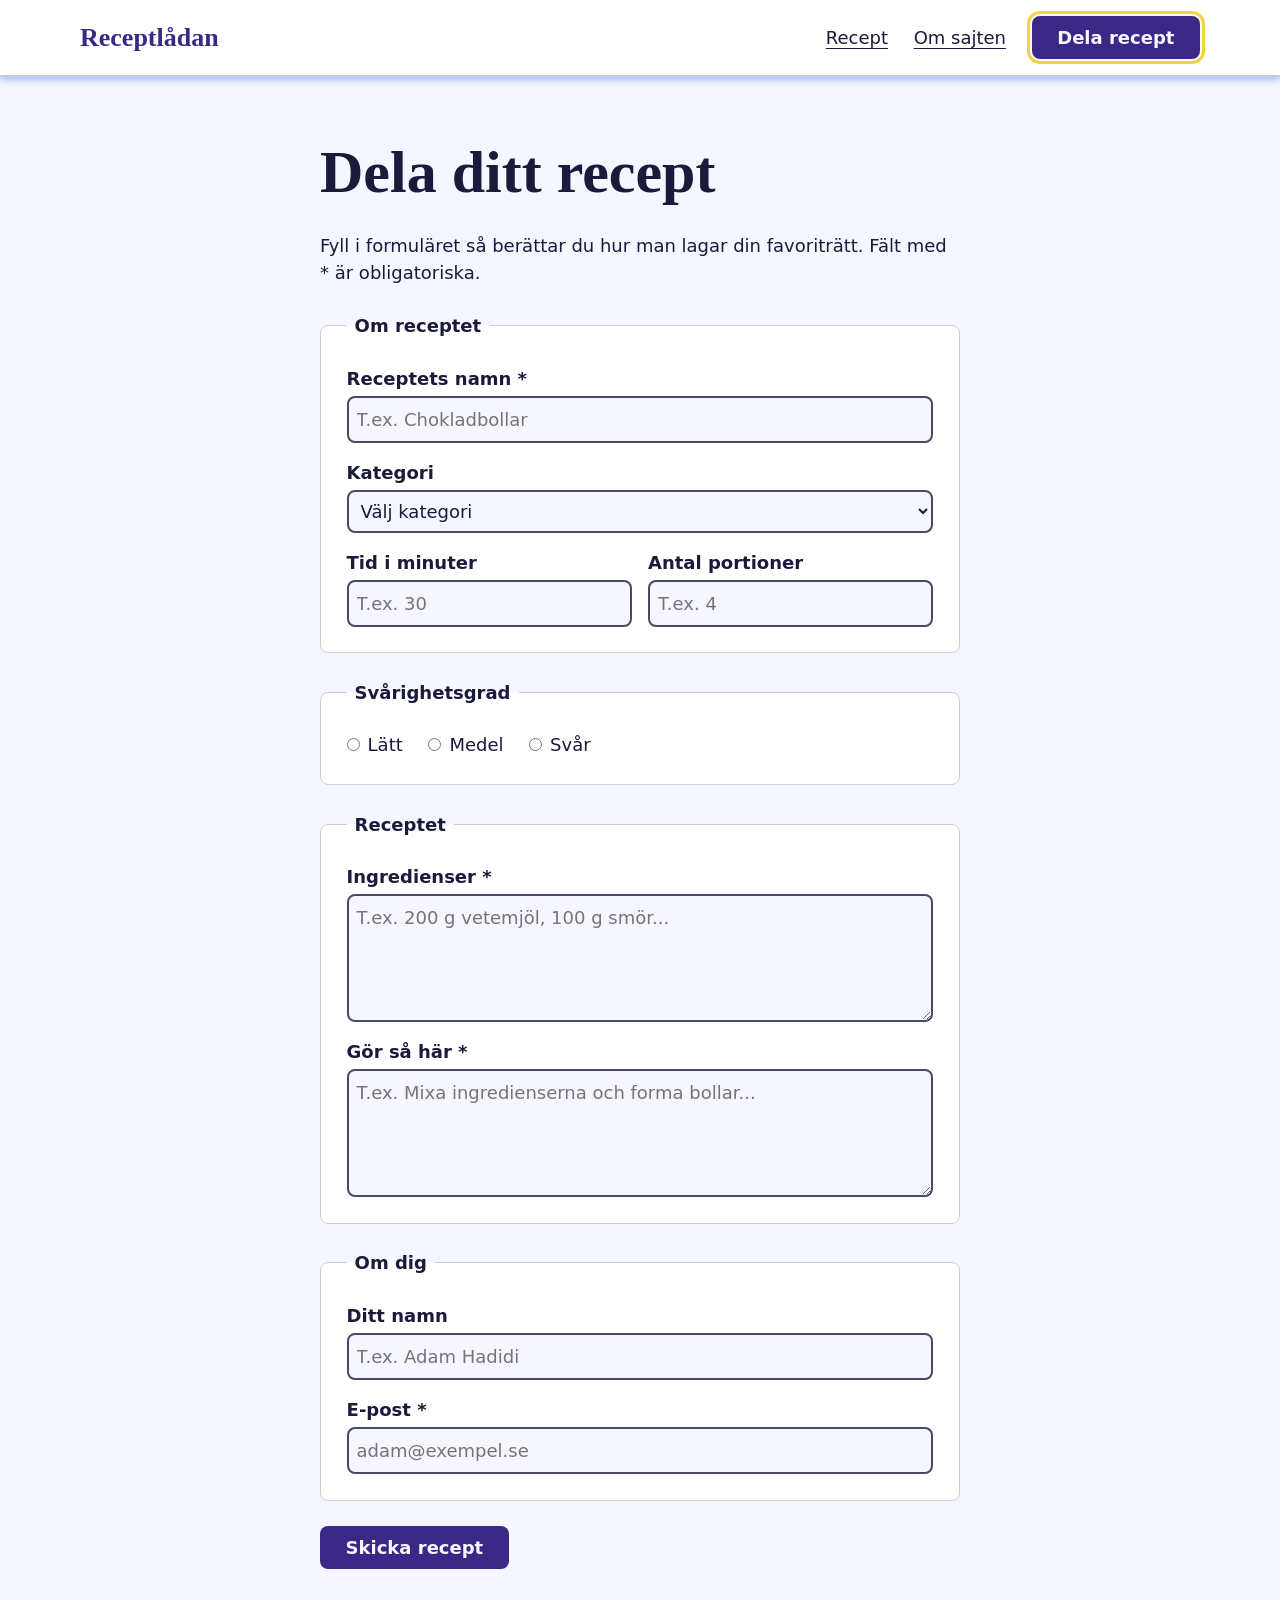
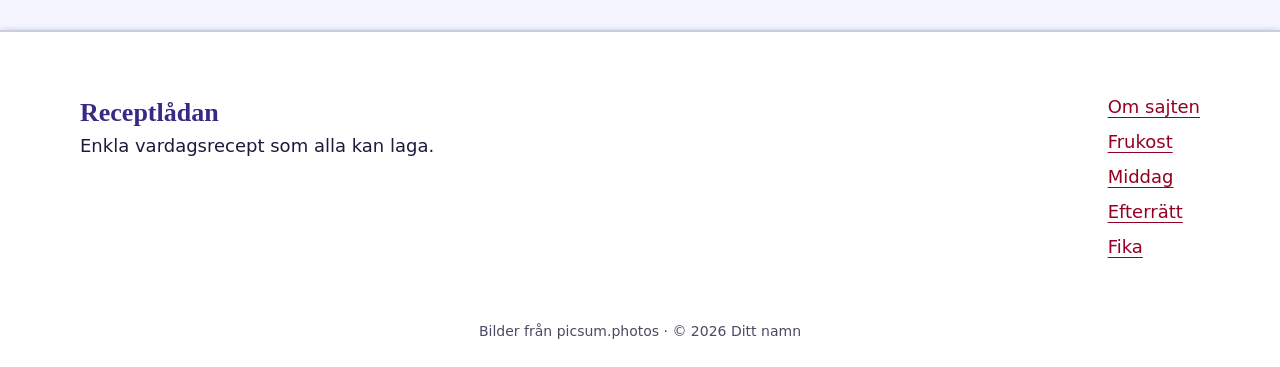
<file: dela-recept.html>
<!DOCTYPE html>
<html lang="sv">
<head>
  <meta charset="utf-8">
  <meta name="viewport" content="width=device-width, initial-scale=1">
  <title>Dela ditt recept – Receptlådan</title>
  <meta name="description" content="Skicka in ditt eget recept till Receptlådan.">
  <link rel="stylesheet" href="style.css">
</head>
<body>
  <header class="site-header">
    <div class="wrap">
      <a class="logo" href="index.html">Receptlådan</a>
      <nav aria-label="Huvudmeny">
        <ul class="menu" role="list">
          <li><a href="recept.html">Recept</a></li>
          <li><a href="om-sajten.html">Om sajten</a></li>
          <li><a class="btn" href="dela-recept.html" aria-current="page">Dela recept</a></li>
        </ul>
      </nav>
    </div>
  </header>

  <main class="wrap form-page">
    <h1>Dela ditt recept</h1>
    <p>Fyll i formuläret så berättar du hur man lagar din favoriträtt. Fält med * är obligatoriska.</p>

    <form class="form" action="dela-recept.html" method="get">
      <fieldset>
        <legend>Om receptet</legend>
        <div class="field">
          <label for="namn">Receptets namn *</label>
          <input id="namn" name="namn" type="text" required placeholder="T.ex. Chokladbollar" aria-describedby="namn-fel">
          <p class="error" id="namn-fel">Ange ett namn på receptet</p>
        </div>
        <div class="field">
          <label for="kategori">Kategori</label>
          <select id="kategori" name="kategori">
            <option value="">Välj kategori</option>
            <option>Frukost</option>
            <option>Middag</option>
            <option>Efterrätt</option>
            <option>Fika</option>
          </select>
        </div>
        <div class="row">
          <div class="field">
            <label for="tid">Tid i minuter</label>
            <input id="tid" name="tid" type="number" min="1" placeholder="T.ex. 30">
          </div>
          <div class="field">
            <label for="portioner">Antal portioner</label>
            <input id="portioner" name="portioner" type="number" min="1" placeholder="T.ex. 4">
          </div>
        </div>
      </fieldset>

      <fieldset>
        <legend>Svårighetsgrad</legend>
        <div class="radios">
          <label><input type="radio" name="svarighet" value="latt"> Lätt</label>
          <label><input type="radio" name="svarighet" value="medel"> Medel</label>
          <label><input type="radio" name="svarighet" value="svar"> Svår</label>
        </div>
      </fieldset>

      <fieldset>
        <legend>Receptet</legend>
        <div class="field">
          <label for="ingredienser">Ingredienser *</label>
          <textarea id="ingredienser" name="ingredienser" rows="4" required placeholder="T.ex. 200 g vetemjöl, 100 g smör..."></textarea>
        </div>
        <div class="field">
          <label for="instruktioner">Gör så här *</label>
          <textarea id="instruktioner" name="instruktioner" rows="4" required placeholder="T.ex. Mixa ingredienserna och forma bollar..."></textarea>
        </div>
      </fieldset>

      <fieldset>
        <legend>Om dig</legend>
        <div class="field">
          <label for="ditt-namn">Ditt namn</label>
          <input id="ditt-namn" name="ditt-namn" type="text" autocomplete="name" placeholder="T.ex. Adam Hadidi">
        </div>
        <div class="field">
          <label for="epost">E-post *</label>
          <input id="epost" name="epost" type="email" autocomplete="email"
                 placeholder="adam@exempel.se" required aria-describedby="epost-fel">
          <p class="error" id="epost-fel">Ange en giltig e-postadress</p>
        </div>
      </fieldset>

      <div><button class="btn" type="submit">Skicka recept</button></div>
    </form>
  </main>

  <footer class="site-footer">
    <div class="wrap">
      <div class="footer-top">
        <div>
          <p class="logo">Receptlådan</p>
          <p>Enkla vardagsrecept som alla kan laga.</p>
        </div>
        <nav aria-label="Sidfot">
          <ul class="footer-links" role="list">
            <li><a href="#">Om sajten</a></li>
            <li><a href="#">Frukost</a></li>
            <li><a href="#">Middag</a></li>
            <li><a href="#">Efterrätt</a></li>
            <li><a href="#">Fika</a></li>
          </ul>
        </nav>
      </div>
      <p class="copyright">Bilder från picsum.photos · © 2026 Ditt namn</p>
    </div>
  </footer>
</body>
</html>
</file>
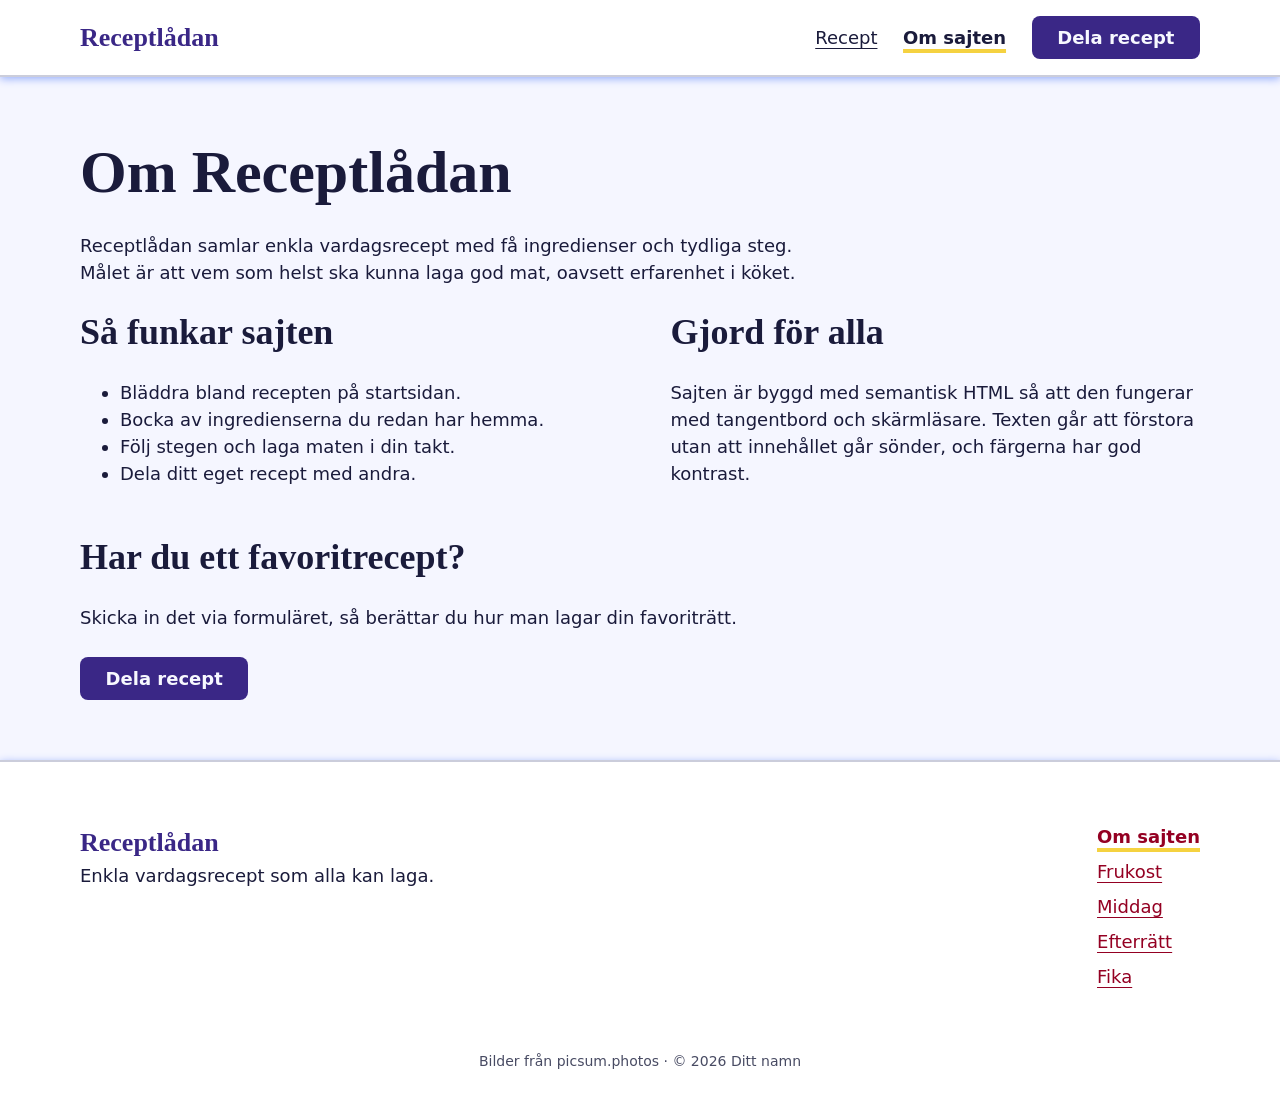
<file: om-sajten.html>
<!DOCTYPE html>
<html lang="sv">
<head>
  <meta charset="utf-8">
  <meta name="viewport" content="width=device-width, initial-scale=1">
  <title>Om sajten – Receptlådan</title>
  <meta name="description" content="Om Receptlådan: enkla vardagsrecept som alla kan laga och använda.">
  <link rel="stylesheet" href="style.css">
</head>
<body>
  <header class="site-header">
    <div class="wrap">
      <a class="logo" href="index.html">Receptlådan</a>
      <nav aria-label="Huvudmeny">
        <ul class="menu" role="list">
          <li><a href="recept.html">Recept</a></li>
          <li><a href="om-sajten.html" aria-current="page">Om sajten</a></li>
          <li><a class="btn" href="dela-recept.html">Dela recept</a></li>
        </ul>
      </nav>
    </div>
  </header>

  <main class="wrap">
    <h1>Om Receptlådan</h1>
    <p>Receptlådan samlar enkla vardagsrecept med få ingredienser och tydliga steg. Målet är att vem som helst ska kunna laga god mat, oavsett erfarenhet i köket.</p>

    <div class="two-col">
      <section aria-labelledby="sa-funkar-det">
        <h2 id="sa-funkar-det">Så funkar sajten</h2>
        <ul>
          <li>Bläddra bland recepten på startsidan.</li>
          <li>Bocka av ingredienserna du redan har hemma.</li>
          <li>Följ stegen och laga maten i din takt.</li>
          <li>Dela ditt eget recept med andra.</li>
        </ul>
      </section>

      <section aria-labelledby="tillganglighet">
        <h2 id="tillganglighet">Gjord för alla</h2>
        <p>Sajten är byggd med semantisk HTML så att den fungerar med tangentbord och skärmläsare. Texten går att förstora utan att innehållet går sönder, och färgerna har god kontrast.</p>
      </section>
    </div>

    <section aria-labelledby="bidra">
      <h2 id="bidra">Har du ett favoritrecept?</h2>
      <p>Skicka in det via formuläret, så berättar du hur man lagar din favoriträtt.</p>
      <p><a class="btn" href="dela-recept.html">Dela recept</a></p>
    </section>
  </main>

  <footer class="site-footer">
    <div class="wrap">
      <div class="footer-top">
        <div>
          <p class="logo">Receptlådan</p>
          <p>Enkla vardagsrecept som alla kan laga.</p>
        </div>
        <nav aria-label="Sidfot">
          <ul class="footer-links" role="list">
            <li><a href="om-sajten.html" aria-current="page">Om sajten</a></li>
            <li><a href="#">Frukost</a></li>
            <li><a href="#">Middag</a></li>
            <li><a href="#">Efterrätt</a></li>
            <li><a href="#">Fika</a></li>
          </ul>
        </nav>
      </div>
      <p class="copyright">Bilder från picsum.photos · © 2026 Ditt namn</p>
    </div>
  </footer>
</body>
</html>
</file>
<file: style.css>
/* 
   1. RESET
   Källa: Josh Comeau, "A Modern CSS Reset" (förkortad)
   https://www.joshwcomeau.com/css/custom-css-reset/
   Egna tillägg: ul[class]/ol[class]-regeln och logical properties.*/
   /* 

/* sv: Gör att width/height inkluderar padding och border, så mått blir förutsägbara.
   en: Makes width/height include padding and border, so sizes are predictable. */
*,
*::before,
*::after {
  box-sizing: border-box;
}

/* sv: Tar bort webbläsarens standardmarginaler så att jag styr alla avstånd själv.
   en: Removes the browser's default margins so I control all spacing myself. */
* {
  margin: 0;
}

/* sv: Luftigare radavstånd (1.5, utan enhet) ger bättre läsbarhet; antialiased
       gör typsnittet mjukare på macOS.
   en: More generous line spacing (1.5, unitless) improves readability; antialiased
       smooths text rendering on macOS. */
body {
  line-height: 1.5;
  -webkit-font-smoothing: antialiased;
}

/* sv: Bilder blir block (tar bort glappet under dem) och blir aldrig bredare än sin behållare.
   en: Images become block (removes the gap beneath them) and never exceed their container. */
img {
  display: block;
  max-inline-size: 100%;
  
}

/* sv: Formulärfält ärver sidans typsnitt i stället för webbläsarens lilla standardtext.
   en: Form controls inherit the page font instead of the browser's small default text. */
input,
button,
textarea,
select {
  font: inherit;
}

/* sv: Tillåter att långa ord bryts så att de inte spräcker layouten.
   en: Allows long words to wrap so they don't break the layout. */
p,
h1,
h2,
h3 {
  overflow-wrap: break-word;
}

/* sv: Tar bort punkter och indrag på listor med klass (menyer, kort) men inte på vanliga listor.
   en: Removes bullets and indentation from lists with a class (menus, cards), but not plain lists. */
ul[class],
ol[class] {
  list-style: none;
  padding: 0;
}

/* ==========================================================
   2. TOKENS – alla färger, typsnitt och avstånd bor här
   ========================================================== */
:root {
  /* Färger (oklch: ljushet, chroma, nyans). Tema: blåbär och smör */
  --c-bg: oklch(97.5% 0.012 280);
  --c-surface: oklch(100% 0 0);
  --c-ink: oklch(24% 0.06 280);
  --c-muted: oklch(42% 0.04 280);
  --c-brand: oklch(36% 0.15 285);
  --c-on-brand: oklch(98% 0.01 280);
  --c-accent: oklch(87% 0.16 95);
  --c-link: oklch(42% 0.17 20);
  --c-line: oklch(85% 0.02 280);
  --c-scrim: oklch(24% 0.08 280 / 0.86);
  --c-valid: oklch(42% 0.14 150);
  --c-invalid: oklch(45% 0.2 25);

  /* Typsnitt */
  --font-body: system-ui, -apple-system, "Segoe UI", sans-serif;
  --font-head: Georgia, "Iowan Old Style", "Times New Roman", serif;

  /* Flytande typskala (clamp: min, föredraget, max) */
  --step-0: clamp(1rem, 0.95rem + 0.25vw, 1.125rem);
  --step-1: clamp(1.25rem, 1.1rem + 0.7vw, 1.625rem);
  --step-2: clamp(1.5rem, 1.2rem + 1.4vw, 2.25rem);
  --step-3: clamp(2rem, 1.3rem + 3.2vw, 3.75rem);

  /* Avstånd */
  --space-xs: 0.5rem;
  --space-s: clamp(0.75rem, 0.6rem + 0.6vw, 1rem);
  --space-m: clamp(1rem, 0.8rem + 1vw, 1.75rem);
  --space-l: clamp(2rem, 1.4rem + 3vw, 4rem);

  --radius: 0.5rem;
  --page-width: 70rem;
}

/* ==========================================================
   3. BAS
   ========================================================== */
body {
  font-family: var(--font-body);
  font-size: var(--step-0);
  color: var(--c-ink);
  background: var(--c-bg);
}

h1,
h2,
h3 {
  font-family: var(--font-head);
  line-height: 1.15;
  text-wrap: balance;
}

h1 {
  font-size: var(--step-3);
}

h2 {
  font-size: var(--step-2);
}

h3 {
  font-size: var(--step-1);
}

p {
  max-inline-size: 65ch;
}

main > * + *,
section > * + * {
  margin-block-start: var(--space-m);
}

a {
  color: var(--c-link);
  text-underline-offset: 0.2em;
}

a:hover {
  text-decoration-thickness: 0.15em;
}

:focus-visible {
  outline: 0.1875rem solid var(--c-ink);
  outline-offset: 0.25rem;
}

/* Sidans innehåll hålls inom en bredd, marginalerna är flytande */
.wrap {
  inline-size: min(100% - 2 * var(--space-m), var(--page-width));
  margin-inline: auto;
}

main {
  padding-block: var(--space-l);
  
}

/* Knapp och knappliknande länk */
.btn {
  display: inline-block;
  padding: var(--space-xs) var(--space-m);
  background: var(--c-brand);
  color: var(--c-on-brand);
  border: 0;
  border-radius: var(--radius);
  font-weight: 700;
  text-decoration: none;
  cursor: pointer;
}

.btn:hover {
  background: var(--c-muted);
}

/* ==========================================================
   4. HEADER OCH FOOTER (flex: innehållet styr)
   ========================================================== */
.site-header,
.site-footer {
  background: var(--c-surface);
  box-shadow: 0px 2px 8px rgb(152, 176, 250);
}

.site-header {
  border-block-end: 0.125rem solid var(--c-line);
}

.site-header .wrap {
  display: flex;
  flex-wrap: wrap;
  align-items: center;
  justify-content: space-between;
  gap: var(--space-s);
  padding-block: var(--space-s);
}

.logo {
  font-family: var(--font-head);
  font-size: var(--step-1);
  font-weight: 700;
  color: var(--c-brand);
  text-decoration: none;
}

.menu {
  display: flex;
  flex-wrap: wrap;
  align-items: center;
  gap: var(--space-xs) var(--space-m);
}

.menu a:not(.btn) {
  color: var(--c-ink);
}

[aria-current="page"]:not(.btn) {
  font-weight: 700;
  text-decoration: underline 0.2em var(--c-accent);
  text-underline-offset: 0.3em;
}

.btn[aria-current="page"] {
  outline: 0.1875rem solid var(--c-accent);
  outline-offset: 0.125rem;
}

.site-footer {
  border-block-start: 0.125rem solid var(--c-line);
  padding-block: var(--space-l) var(--space-m);
}

.footer-top {
  display: flex;
  flex-wrap: wrap;
  justify-content: space-between;
  gap: var(--space-l);
}

.footer-links {
  display: grid;
  gap: var(--space-xs);
}
.copyright {
  text-align: center;
  max-inline-size: none;
  margin-block-start: var(--space-l);
  color: var(--c-muted);
  font-size: 0.875rem;
}

/* ==========================================================
   5. STARTSIDAN
   ========================================================== */
/* Hero: bild och text delar samma grid-cell, så texten ligger ovanpå */
.hero {
  display: grid; 
}
.hero > * {
  grid-area: 1 / 1;
}
.hero img {
  inline-size: 100%;
  block-size: 100%;
  min-block-size: 18rem;
  object-fit: cover;
  
}
.hero-text {
  align-self: end;
  padding: var(--space-m);
  background: var(--c-scrim);
  color: var(--c-on-brand);
}

/* Kategorier: flex-wrap, så de bryts när det inte får plats */
.tags {
  display: flex;
  flex-wrap: wrap;
  gap: var(--space-xs);
  margin-block-start: var(--space-l);
  margin-block-end: var(--space-l);
}

.tags li {
  flex: 1 1 auto;    
}

.tags a {   
  display: block;    
  text-align: center;   
  padding: 0.25rem var(--space-s);
  background: var(--accent);
  color: var(--c-ink);
  border-radius: 100vmax;
  border: 1px solid var(--c-ink);
  text-decoration: none;
  font-weight: 600;
}
.tags a:hover {
  background: var(--c-ink);
  color: var(--c-on-brand);
  transform: translateY(-4px);
  box-shadow: 0 4px 8px rgb(0 0 0 / 0.2);
  transition: transform 0.2s ease;

}
.tags a:hover,
.tags a:focus-visible {
  transform: translateY(-2px);
  background: var(--c-ink);
  color: var(--c-on-brand);     
}   
                    
/* Kort: grid, antal kolumner räknas ut själv utan media queries */

#nya-recept { 
  text-align: center;
  margin-block-end: var(--space-l);
}

.cards {
  display: grid;
  grid-template-columns: repeat(auto-fit, minmax(min(100%, 15rem), 1fr));
  gap: var(--space-m);
}
.card {
  background: var(--c-surface);
  box-shadow: 0px 2px 8px rgb(152, 176, 250);
  transform: translateY(10px);
  overflow: hidden;

  &:hover{
    transform: translateY(-1px);
    transition: transform 0.2s ease;
  }
}
.card img {
  inline-size: 100%;
  aspect-ratio: 4 / 3;    
  object-fit: cover;
}
.card-body {
  display: flex;
  flex-direction: column;
  gap: 0.25rem;
  padding: var(--space-s);
}
.card-body a {
  font-family: var(--font-head);
  font-size: var(--step-1);
  font-weight: 700;
  color: var(--c-ink);
}

.card-body p {
  color: var(--c-muted);
}

/* ==========================================================
   6. RECEPTSIDAN
   ========================================================== */
.two-col {
  display: grid;
  grid-template-columns: repeat(auto-fit, minmax(min(100%, 20rem), 1fr));
  gap: var(--space-l);
  align-items: start;
  margin-bottom: 50px;
}
.recipe-img {
  box-shadow: 0px 2px 8px rgb(72, 72, 72);
  inline-size: 100%;
  aspect-ratio: 4 / 3;
  object-fit: cover;
}
.wrap .two-col .title {
  height: 100%;
  padding: 100px 0px;
  box-shadow: 0px 2px 8px rgb(152, 176, 250);

  h1 {
    text-align: center;
    margin-bottom: 20px;
  }
  p {
    padding: 20px;
    margin-bottom: 20px;
    text-align: center;
  }
}
.facts {
  display: flex;
  flex-wrap: wrap;
  gap: var(--space-xs);
}
.facts div {
  flex: 1 1 7rem;
  padding: var(--space-s);
  background: var(--c-surface);
  border: 0.0625rem solid var(--c-line);
  border-radius: var(--radius);
  margin: 10px;
}
.facts dt {
  text-align: center;
  color: var(--c-muted);
  font-size: 0.875rem;
}
.facts dd {
  text-align: center;
  font-weight: 700;
  font-size: var(--step-1);
}

.ingredients {
  display: grid;
  gap: var(--space-xs);
}
.ingredients label {
  display: flex;
  gap: var(--space-xs);
  align-items: center;
  padding: 0.25rem;
  cursor: pointer;
}
.ingredients input {
  inline-size: 1.25rem;
  block-size: 1.25rem;
  accent-color: var(--c-brand);
}
.ingredients label:hover {
  background: var(--c-surface);
}

/* Kryssad ingrediens stryks över */
.ingredients li:has(:checked) {
  text-decoration: line-through;
  color: var(--c-muted);
}

.steps {
  padding-inline-start: 1.5rem;
  display: grid;
  gap: var(--space-s);
}
.steps li::marker {
  font-weight: 700;
  color: var(--c-brand);
}

figure img {
  inline-size: 100%;
  aspect-ratio: 3 / 2;
  object-fit: cover;
  border-radius: var(--radius);
}
figcaption {
  margin-block-start: var(--space-xs);
  color: var(--c-muted);
}

/* ==========================================================
   7. FORMULÄR – en kolumn på alla skärmar
   ========================================================== */

.form-page > * {
  inline-size: min(100%, 40rem);
  margin-inline: auto;
}
.form {
  margin-inline: auto;
  inline-size: min(100%, 40rem);
  display: grid;
  gap: var(--space-m);
}
.form fieldset {
  display: grid;
  gap: var(--space-s);
  padding: var(--space-m);
  border: 0.0625rem solid var(--c-line);
  border-radius: var(--radius);
  background: var(--c-surface);
  min-inline-size: 0;
}
.form legend {
  padding-inline: var(--space-xs);
  font-weight: 700;
}
.field {
  display: grid;
  gap: 0.25rem;
}
.row {
  display: flex;
  flex-wrap: wrap;
  gap: var(--space-s);
}
.row .field {
  flex: 1 1 10rem;
}
.field label {
  font-weight: 600;
}
.field input,
.field select,
.field textarea {
  inline-size: 100%;
  padding: var(--space-xs);
  color: var(--c-ink);
  background: var(--c-bg);
  border: 0.125rem solid var(--c-muted);
  border-radius: var(--radius);
}
.field input:hover,
.field select:hover,
.field textarea:hover {
  border-color: var(--c-brand);
}
.field input:user-valid,
.field textarea:user-valid {
  border-color: var(--c-valid);
}
.field input:user-invalid,
.field textarea:user-invalid {
  border-color: var(--c-invalid);
}
.error {
  display: none;
  color: var(--c-invalid);
  font-weight: 600;
}
.field:has(:user-invalid) .error {
  display: block;
}
.radios {
  display: flex;
  flex-wrap: wrap;
  gap: var(--space-m);
}
.radios label {
  display: flex;
  align-items: center;
  gap: var(--space-xs);
}
.radios input {
  accent-color: var(--c-brand);
}
</file>
